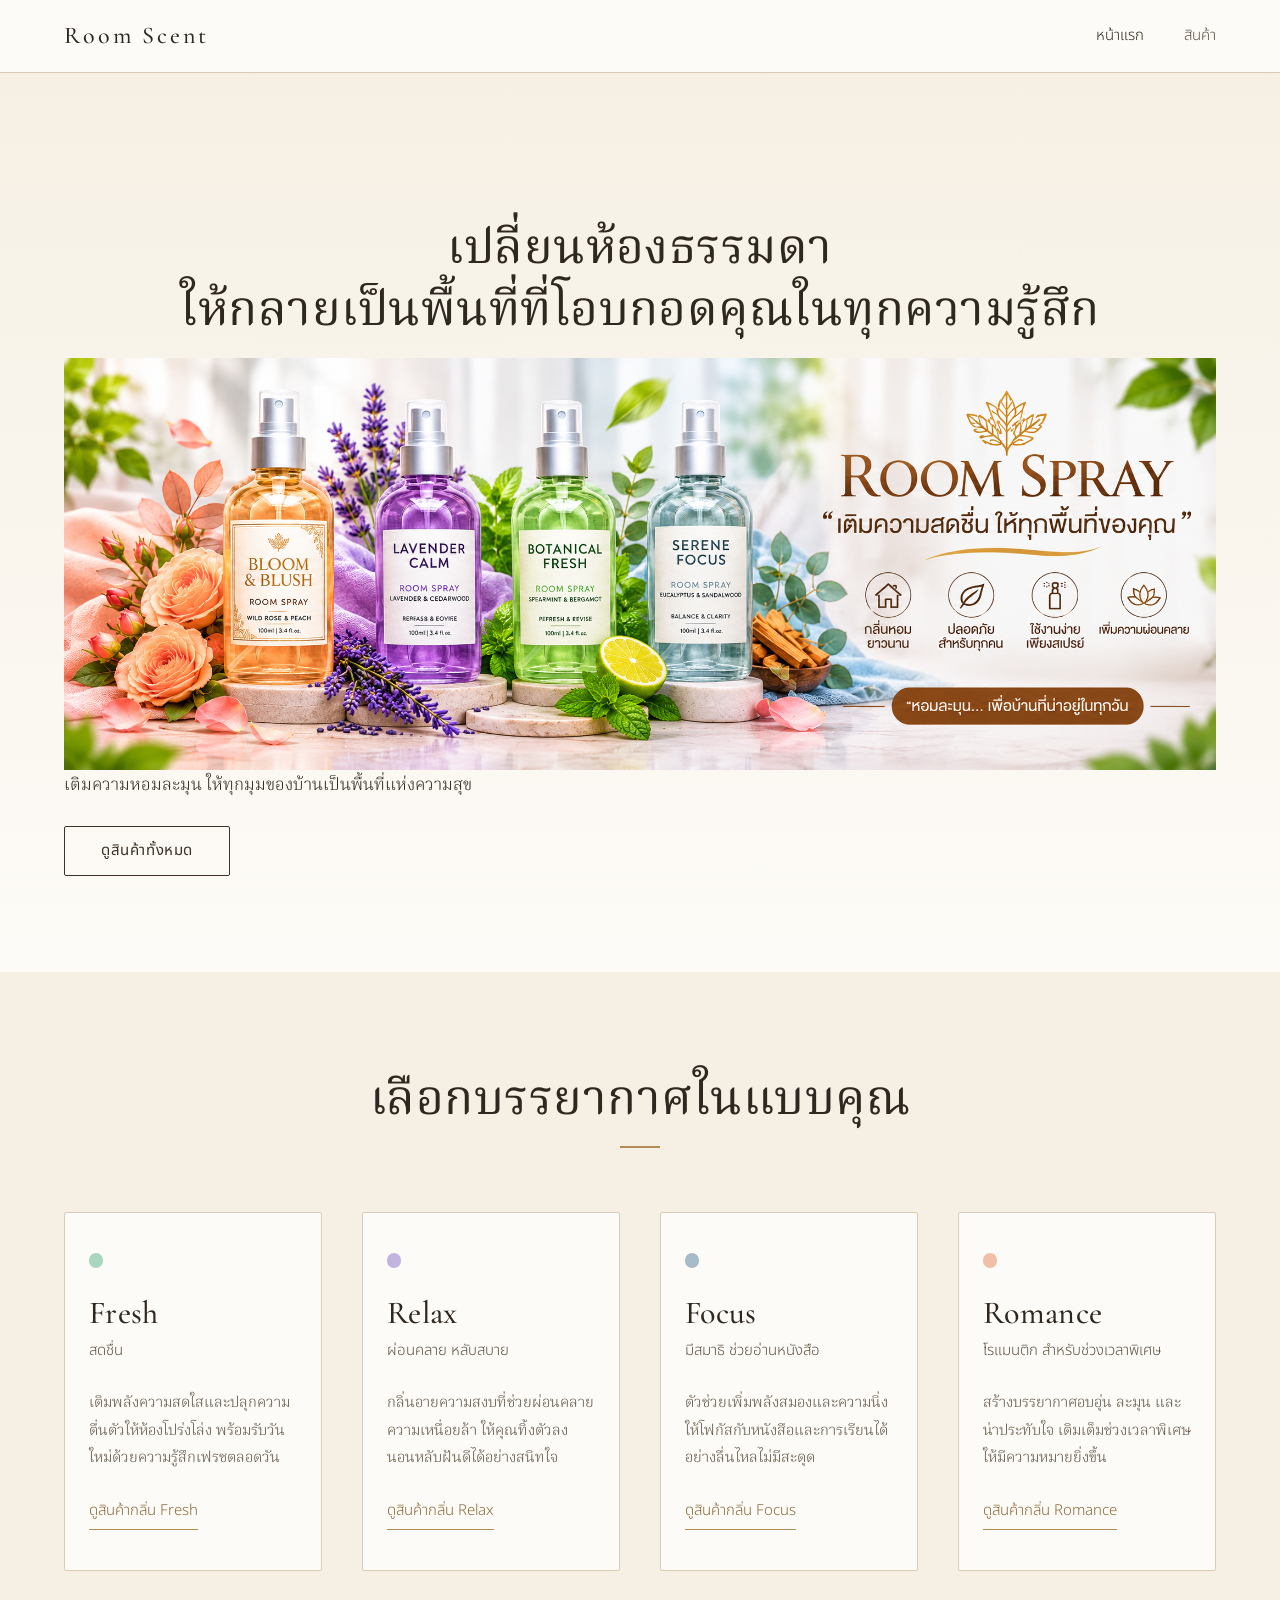
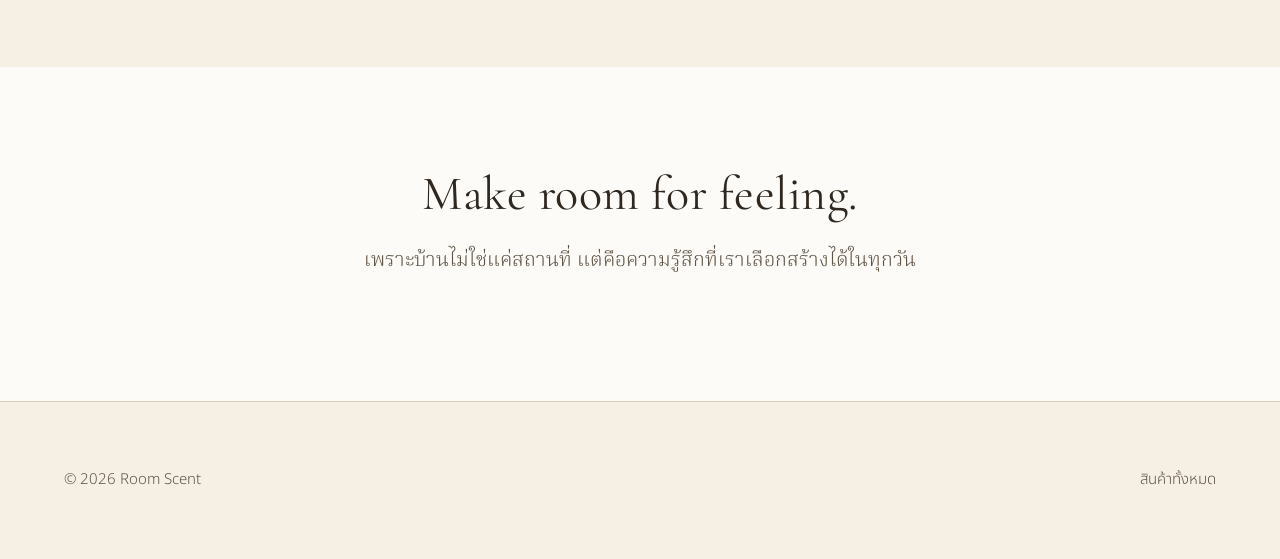
<file: index.html>
<!DOCTYPE html>
<html lang="th">
<head>
  <meta charset="UTF-8">
  <meta name="viewport" content="width=device-width, initial-scale=1">
  <title>Room Scent | น้ำหอมปรับบรรยากาศห้อง</title>
  <meta name="description" content="Room Scent สเปรย์และเทียนหอมปรับบรรยากาศห้อง เลือกกลิ่นตามความรู้สึก สดชื่น ผ่อนคลาย มีสมาธิ และโรแมนติก">
  <link rel="stylesheet" href="style.css">
</head>
<body>

  <header class="site-header">
    <div class="container site-header__inner">
      <a class="brand" href="index.html">Room Scent</a>
      <ul class="nav">
        <li><a href="index.html" aria-current="page">หน้าแรก</a></li>
        <li><a href="product.html">สินค้า</a></li>
      </ul>
    </div>
  </header>

  <main>
    <section class="hero hero--image">
      <div class="container">
        <center><h2>เปลี่ยนห้องธรรมดา <br> ให้กลายเป็นพื้นที่ที่โอบกอดคุณในทุกความรู้สึก</h2></center>
        <img
          class="hero-photo"
          src="images/room_spray.jpg"
          alt="Room Spray สเปรย์ปรับอากาศ 4 กลิ่น ได้แก่ Bloom and Blush, Lavender Calm, Botanical Fresh และ Serene Focus"
          fetchpriority="high"
        >
        <p class="hero__caption">เติมความหอมละมุน ให้ทุกมุมของบ้านเป็นพื้นที่แห่งความสุข</p>
        <a class="btn" href="product.html">ดูสินค้าทั้งหมด</a>
      </div>
    </section>

    <section class="section section--cream" id="moods">
      <div class="container">
        <div class="section-header section-header--center">
          <h2>เลือกบรรยากาศในแบบคุณ</h2>
          <span class="mood-line"></span>
        </div>

        <div class="grid grid--4">
          <a class="mood-card mood-fresh" href="product.html?mood=fresh">
            <span class="mood-dot"></span>
            <h3>Fresh</h3>
            <p class="mood-card__sub">สดชื่น</p>
            <p class="mood-card__desc">เติมพลังความสดใสและปลุกความตื่นตัวให้ห้องโปร่งโล่ง พร้อมรับวันใหม่ด้วยความรู้สึกเฟรชตลอดวัน</p>
            <span class="mood-card__cta">ดูสินค้ากลิ่น Fresh</span>
          </a>

          <a class="mood-card mood-relax" href="product.html?mood=relax">
            <span class="mood-dot"></span>
            <h3>Relax</h3>
            <p class="mood-card__sub">ผ่อนคลาย หลับสบาย</p>
            <p class="mood-card__desc">กลิ่นอายความสงบที่ช่วยผ่อนคลายความเหนื่อยล้า ให้คุณทิ้งตัวลงนอนหลับฝันดีได้อย่างสนิทใจ</p>
            <span class="mood-card__cta">ดูสินค้ากลิ่น Relax</span>
          </a>

          <a class="mood-card mood-focus" href="product.html?mood=focus">
            <span class="mood-dot"></span>
            <h3>Focus</h3>
            <p class="mood-card__sub">มีสมาธิ ช่วยอ่านหนังสือ</p>
            <p class="mood-card__desc">ตัวช่วยเพิ่มพลังสมองและความนิ่ง ให้โฟกัสกับหนังสือและการเรียนได้อย่างลื่นไหลไม่มีสะดุด</p>
            <span class="mood-card__cta">ดูสินค้ากลิ่น Focus</span>
          </a>

          <a class="mood-card mood-romance" href="product.html?mood=romance">
            <span class="mood-dot"></span>
            <h3>Romance</h3>
            <p class="mood-card__sub">โรแมนติก สำหรับช่วงเวลาพิเศษ</p>
            <p class="mood-card__desc">สร้างบรรยากาศอบอุ่น ละมุน และน่าประทับใจ เติมเต็มช่วงเวลาพิเศษให้มีความหมายยิ่งขึ้น</p>
            <span class="mood-card__cta">ดูสินค้ากลิ่น Romance</span>
          </a>
        </div>
      </div>
    </section>

    <section class="section">
      <div class="container container--narrow" style="text-align:center">
        <h2>Make room for feeling.</h2>
        <p class="lead" style="margin-inline:auto">เพราะบ้านไม่ใช่แค่สถานที่ แต่คือความรู้สึกที่เราเลือกสร้างได้ในทุกวัน</p>
      </div>
    </section>
  </main>

  <footer class="site-footer">
    <div class="container site-footer__inner">
      <span>&copy; 2026 Room Scent</span>
      <nav aria-label="ลิงก์ท้ายหน้า">
        <a href="product.html">สินค้าทั้งหมด</a>
      </nav>
    </div>
  </footer>

  <script src="script.js"></script>
</body>
</html>
</file>
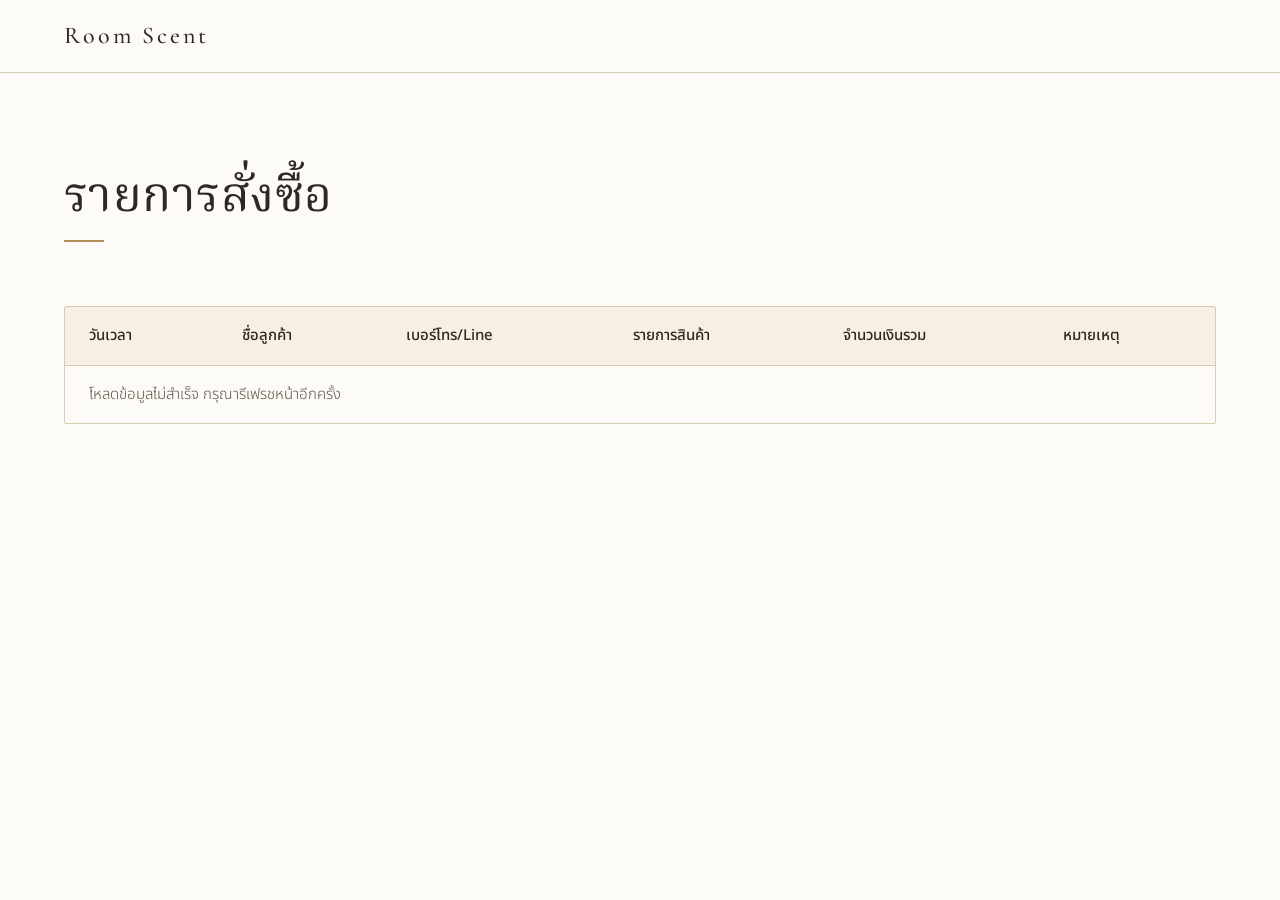
<file: admin.html>
<!DOCTYPE html>
<html lang="th">
<head>
  <meta charset="UTF-8">
  <meta name="viewport" content="width=device-width, initial-scale=1">
  <meta name="robots" content="noindex, nofollow">
  <title>รายการสั่งซื้อ | Room Scent</title>
  <link rel="stylesheet" href="style.css">
</head>
<body>

  <header class="site-header">
    <div class="container site-header__inner">
      <a class="brand" href="index.html">Room Scent</a>
    </div>
  </header>

  <main>
    <section class="section">
      <div class="container">
        <div class="section-header">
          <h1 class="page-title">รายการสั่งซื้อ</h1>
          <span class="mood-line"></span>
        </div>

        <div class="table-wrap">
          <table id="ordersTable" class="data-table">
            <thead>
              <tr>
                <th scope="col">วันเวลา</th>
                <th scope="col">ชื่อลูกค้า</th>
                <th scope="col">เบอร์โทร/Line</th>
                <th scope="col">รายการสินค้า</th>
                <th scope="col">จำนวนเงินรวม</th>
                <th scope="col">หมายเหตุ</th>
              </tr>
            </thead>
            <tbody></tbody>
          </table>
        </div>
      </div>
    </section>
  </main>

  <script src="script.js"></script>
</body>
</html>
</file>
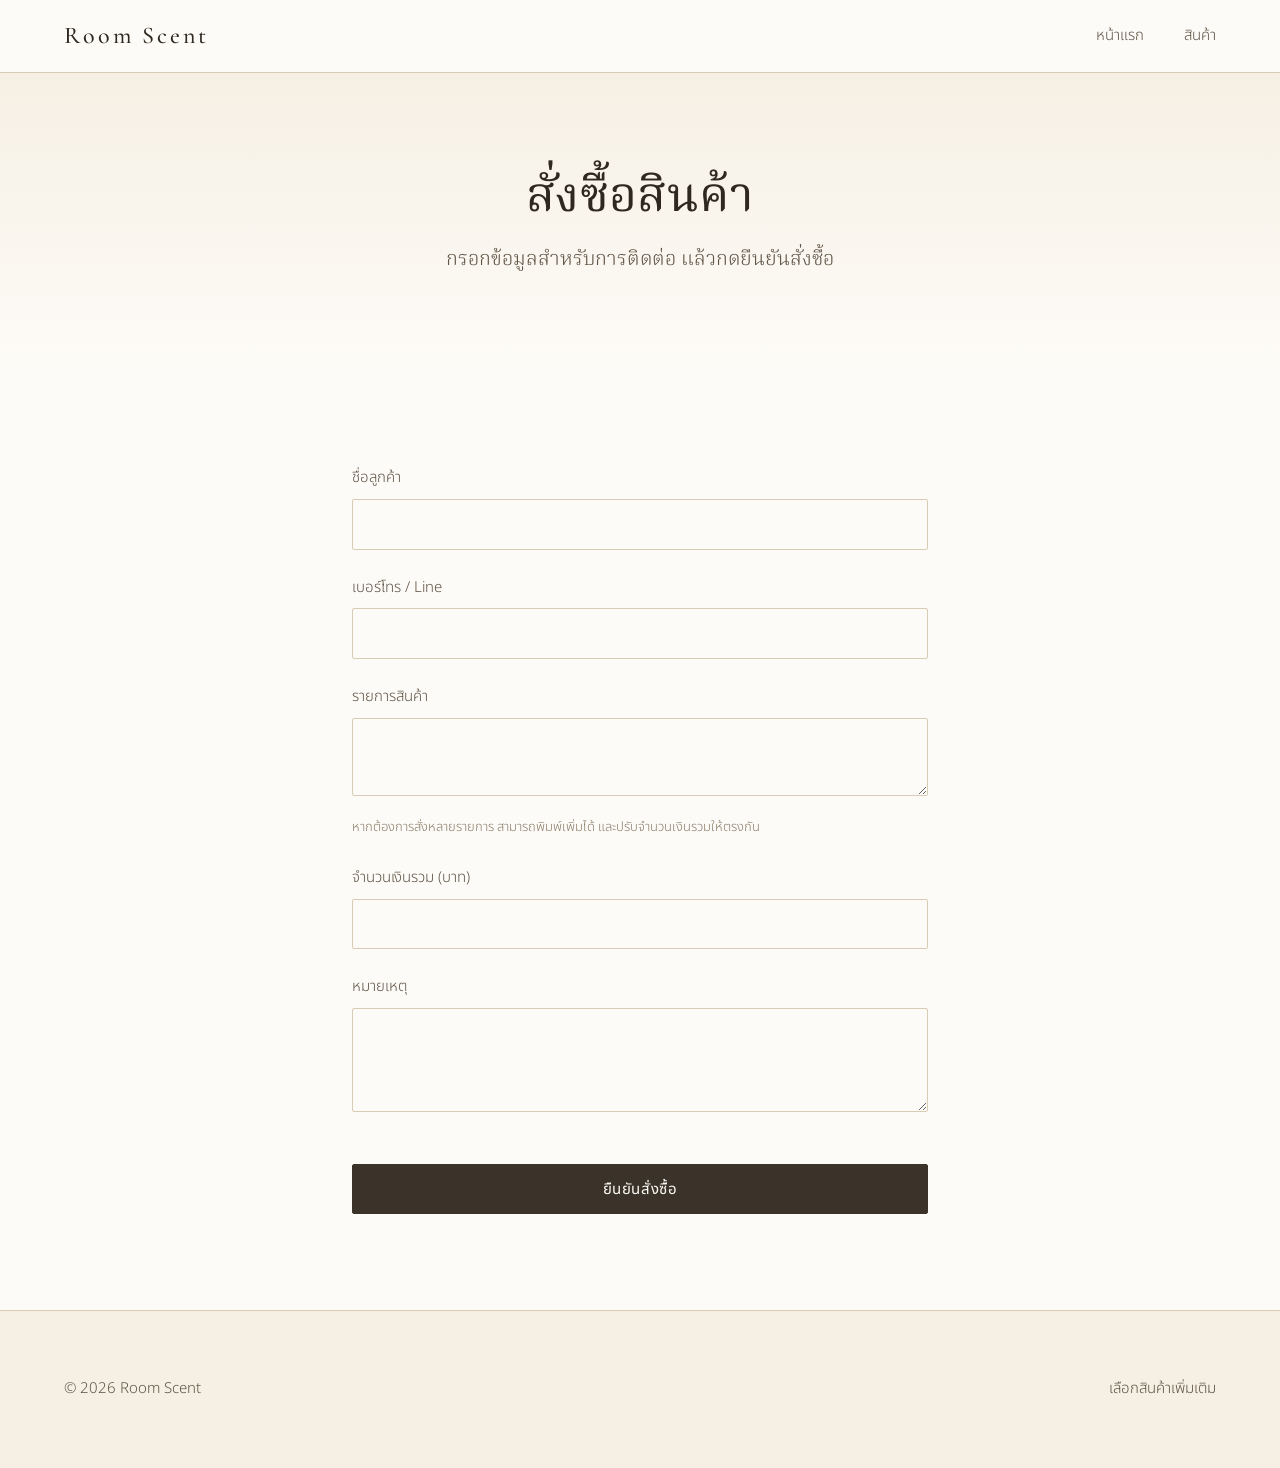
<file: order.html>
<!DOCTYPE html>
<html lang="th">
<head>
  <meta charset="UTF-8">
  <meta name="viewport" content="width=device-width, initial-scale=1">
  <title>สั่งซื้อสินค้า | Room Scent</title>
  <link rel="stylesheet" href="style.css">
</head>
<body>

  <header class="site-header">
    <div class="container site-header__inner">
      <a class="brand" href="index.html">Room Scent</a>
      <ul class="nav">
        <li><a href="index.html">หน้าแรก</a></li>
        <li><a href="product.html">สินค้า</a></li>
      </ul>
    </div>
  </header>

  <main>
    <section class="page-head">
      <div class="container">
        <h1 class="page-title">สั่งซื้อสินค้า</h1>
        <p class="lead">กรอกข้อมูลสำหรับการติดต่อ แล้วกดยืนยันสั่งซื้อ</p>
      </div>
    </section>

    <section class="section">
      <div class="container">
        <form id="orderForm" class="form">

          <div class="form-field">
            <label for="customerName">ชื่อลูกค้า</label>
            <input type="text" id="customerName" name="customerName" autocomplete="name" required>
          </div>

          <div class="form-field">
            <label for="contact">เบอร์โทร / Line</label>
            <input type="text" id="contact" name="contact" autocomplete="tel" required>
          </div>

          <div class="form-field">
            <label for="items">รายการสินค้า</label>
            <textarea id="items" name="items" rows="2" required></textarea>
            <p class="form-hint">หากต้องการสั่งหลายรายการ สามารถพิมพ์เพิ่มได้ และปรับจำนวนเงินรวมให้ตรงกัน</p>
          </div>

          <div class="form-field">
            <label for="total">จำนวนเงินรวม (บาท)</label>
            <input type="number" id="total" name="total" min="0" step="any" inputmode="decimal" required>
          </div>

          <div class="form-field">
            <label for="note">หมายเหตุ</label>
            <textarea id="note" name="note" rows="3"></textarea>
          </div>

          <div class="form-actions">
            <button type="submit" class="btn btn--solid btn--block">ยืนยันสั่งซื้อ</button>
          </div>

        </form>
      </div>
    </section>
  </main>

  <footer class="site-footer">
    <div class="container site-footer__inner">
      <span>&copy; 2026 Room Scent</span>
      <nav aria-label="ลิงก์ท้ายหน้า">
        <a href="product.html">เลือกสินค้าเพิ่มเติม</a>
      </nav>
    </div>
  </footer>

  <script src="script.js"></script>
</body>
</html>
</file>
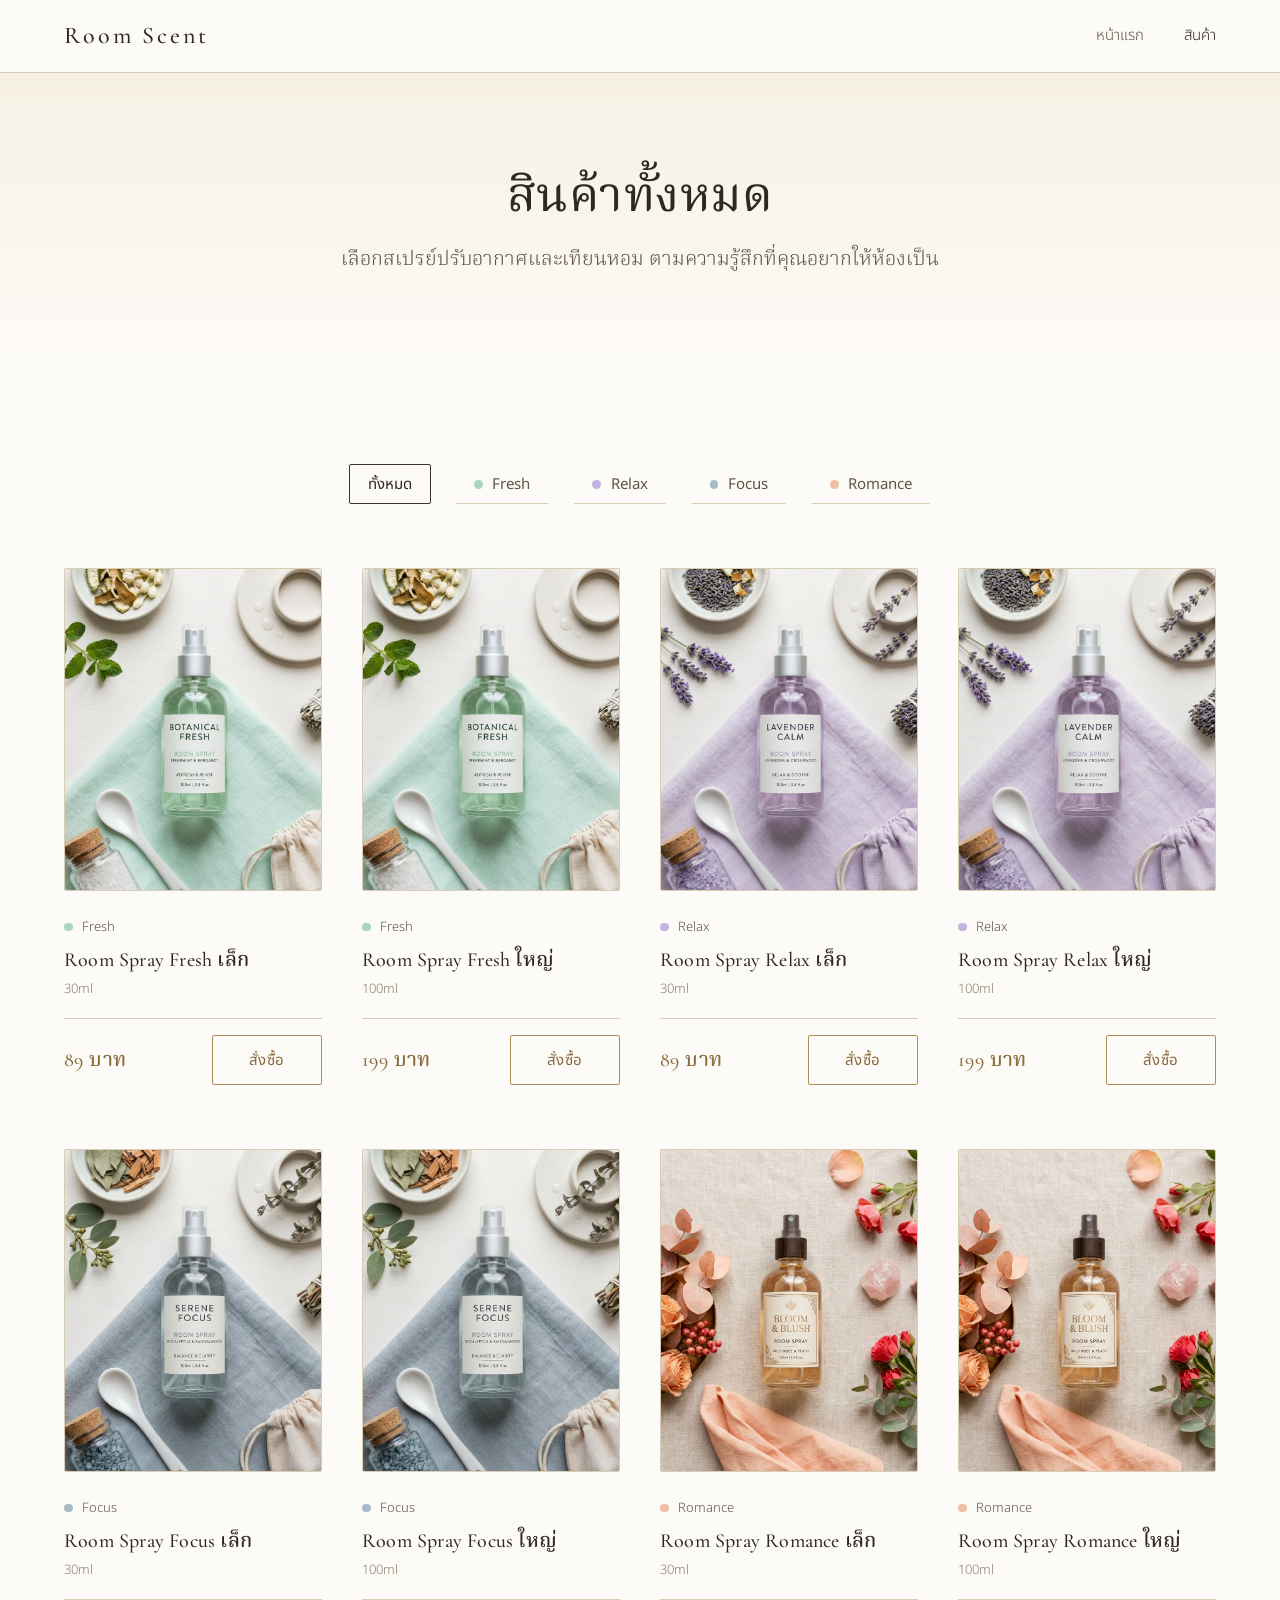
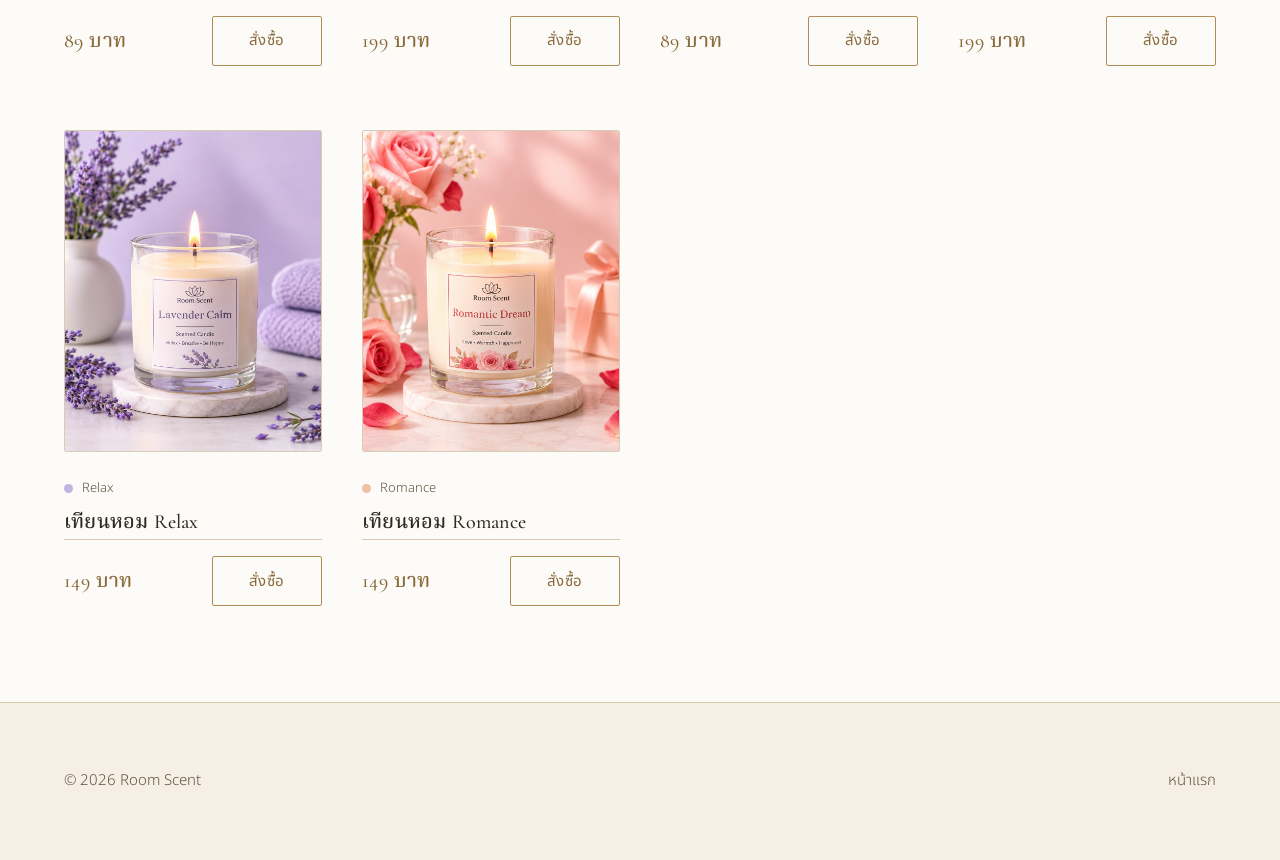
<file: product.html>
<!DOCTYPE html>
<html lang="th">
<head>
  <meta charset="UTF-8">
  <meta name="viewport" content="width=device-width, initial-scale=1">
  <title>สินค้าทั้งหมด | Room Scent</title>
  <meta name="description" content="สเปรย์ปรับอากาศและเทียนหอม Room Scent เลือกกรองตามความรู้สึก Fresh, Relax, Focus และ Romance">
  <link rel="stylesheet" href="style.css">
</head>
<body>

  <header class="site-header">
    <div class="container site-header__inner">
      <a class="brand" href="index.html">Room Scent</a>
      <ul class="nav">
        <li><a href="index.html">หน้าแรก</a></li>
        <li><a href="product.html" aria-current="page">สินค้า</a></li>
      </ul>
    </div>
  </header>

  <main>
    <section class="page-head">
      <div class="container">
        <h1 class="page-title">สินค้าทั้งหมด</h1>
        <p class="lead">เลือกสเปรย์ปรับอากาศและเทียนหอม ตามความรู้สึกที่คุณอยากให้ห้องเป็น</p>
      </div>
    </section>

    <section class="section">
      <div class="container">
        <div id="filter-bar" class="filter-bar"></div>
        <div id="product-list" class="product-grid"></div>
      </div>
    </section>
  </main>

  <footer class="site-footer">
    <div class="container site-footer__inner">
      <span>&copy; 2026 Room Scent</span>
      <nav aria-label="ลิงก์ท้ายหน้า">
        <a href="index.html">หน้าแรก</a>
      </nav>
    </div>
  </footer>

  <script src="script.js"></script>
</body>
</html>
</file>
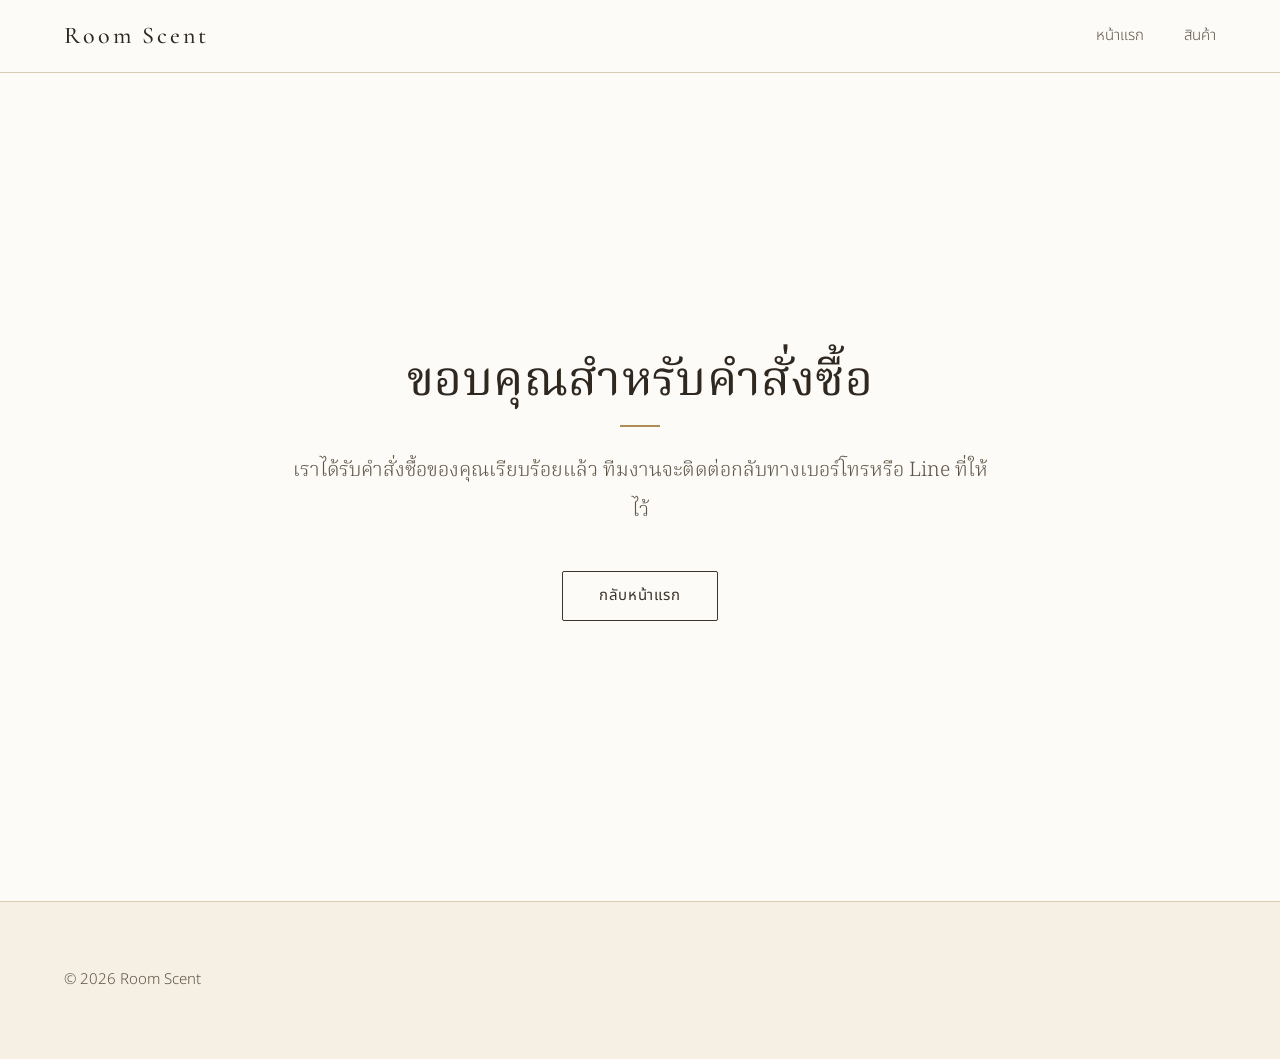
<file: thankyou.html>
<!DOCTYPE html>
<html lang="th">
<head>
  <meta charset="UTF-8">
  <meta name="viewport" content="width=device-width, initial-scale=1">
  <title>ขอบคุณที่สั่งซื้อ | Room Scent</title>
  <link rel="stylesheet" href="style.css">
</head>
<body>

  <header class="site-header">
    <div class="container site-header__inner">
      <a class="brand" href="index.html">Room Scent</a>
      <ul class="nav">
        <li><a href="index.html">หน้าแรก</a></li>
        <li><a href="product.html">สินค้า</a></li>
      </ul>
    </div>
  </header>

  <main>
    <section class="center-screen">
      <div class="container container--narrow">
        <h1 class="page-title">ขอบคุณสำหรับคำสั่งซื้อ</h1>
        <span class="mood-line" style="margin-inline:auto; margin-bottom: var(--space-3);"></span>
        <p class="lead">เราได้รับคำสั่งซื้อของคุณเรียบร้อยแล้ว ทีมงานจะติดต่อกลับทางเบอร์โทรหรือ Line ที่ให้ไว้</p>
        <a class="btn" href="index.html">กลับหน้าแรก</a>
      </div>
    </section>
  </main>

  <footer class="site-footer">
    <div class="container site-footer__inner">
      <span>&copy; 2026 Room Scent</span>
    </div>
  </footer>

</body>
</html>
</file>
<file: style.css>
/* ==========================================================================
   Room Scent — Global Theme
   โทนพรีเมียม เรียบหรู มินิมอล | ขาว-ครีม-เบจเข้ม + ทอง/บรอนซ์อ่อน
   ========================================================================== */

@import url("https://fonts.googleapis.com/css2?family=Cormorant+Garamond:ital,wght@0,400;0,500;0,600;1,400&family=Noto+Serif+Thai:wght@300;400;500;600&family=Noto+Sans+Thai:wght@300;400;500&display=swap");

/* --------------------------------------------------------------------------
   1. Design tokens
   -------------------------------------------------------------------------- */
:root {
  /* พื้นหลัง: ขาว → ครีม → เบจ */
  --color-white: #fdfbf7;
  --color-cream: #f6f0e4;
  --color-sand: #ebe0cc;
  --color-beige: #cdbb9a;

  /* ตัวอักษร: เบจเข้ม / น้ำตาลเข้มนุ่ม (ไม่ใช้ดำสนิท) */
  --color-ink: #2f2820;
  --color-ink-soft: #5f5446;
  --color-ink-faint: #8a7d6b;

  /* สีเน้น: ทอง/บรอนซ์อ่อน */
  --color-accent: #b08d57;
  --color-accent-deep: #8a6a3c; /* ใช้กับตัวอักษร เพื่อให้อ่านชัดบนพื้นครีม */

  /* เส้นขอบบางๆ */
  --color-line: #d9ccb4;
  --color-line-strong: #3b3329;

  /* สีของแต่ละ mood — ใช้เป็นจุดเล็กๆ/เส้นใต้หัวข้อเท่านั้น */
  --mood-fresh: #a9d6bd;
  --mood-relax: #c2b3e0;
  --mood-focus: #a8bbc9;
  --mood-romance: #f0bfa8;

  /* Typography */
  --font-display: "Cormorant Garamond", "Noto Serif Thai", Georgia, serif;
  --font-body: "Noto Serif Thai", "Cormorant Garamond", Georgia, serif;
  --font-ui: "Noto Sans Thai", system-ui, -apple-system, "Segoe UI", sans-serif;

  --text-xs: 0.8125rem;
  --text-sm: 0.9375rem;
  --text-base: 1.0625rem;
  --text-lg: 1.25rem;
  --text-xl: clamp(1.5rem, 1.2rem + 1.2vw, 2rem);
  --text-2xl: clamp(2rem, 1.5rem + 2.2vw, 3rem);
  --text-hero: clamp(2.75rem, 1.8rem + 4.5vw, 5.25rem);

  /* Spacing (โปร่ง เว้นระยะเยอะ) */
  --space-1: 0.5rem;
  --space-2: 1rem;
  --space-3: 1.5rem;
  --space-4: 2.5rem;
  --space-5: 4rem;
  --space-6: 6rem;
  --space-7: 9rem;

  --container: 72rem;
  --container-narrow: 44rem;
  --gutter: clamp(1.25rem, 4vw, 3rem);

  --radius: 2px;
  --transition: 240ms ease;
}

/* --------------------------------------------------------------------------
   2. Reset & base
   -------------------------------------------------------------------------- */
*,
*::before,
*::after {
  box-sizing: border-box;
}

html {
  scroll-behavior: smooth;
  -webkit-text-size-adjust: 100%;
}

body {
  margin: 0;
  background: var(--color-white);
  color: var(--color-ink);
  font-family: var(--font-body);
  font-size: var(--text-base);
  line-height: 1.9; /* ภาษาไทยต้องการ line-height สูงเพื่อให้สระ/วรรณยุกต์ไม่ชน */
  font-weight: 300;
  -webkit-font-smoothing: antialiased;
}

img,
picture,
svg {
  display: block;
  max-width: 100%;
}

img {
  height: auto;
  background: var(--color-cream); /* กันกระพริบระหว่างรอรูปโหลด */
}

a {
  color: inherit;
  text-decoration-color: var(--color-accent);
  text-underline-offset: 0.3em;
  text-decoration-thickness: 1px;
  transition: color var(--transition);
}

a:hover {
  color: var(--color-accent-deep);
}

:focus-visible {
  outline: 1px solid var(--color-accent-deep);
  outline-offset: 4px;
}

::selection {
  background: var(--color-sand);
  color: var(--color-ink);
}

/* --------------------------------------------------------------------------
   3. Typography
   -------------------------------------------------------------------------- */
h1,
h2,
h3,
h4 {
  margin: 0 0 var(--space-2);
  font-family: var(--font-display);
  font-weight: 500;
  line-height: 1.3;
  letter-spacing: 0.01em;
  color: var(--color-ink);
}

h1 {
  font-size: var(--text-hero);
  font-weight: 400;
  line-height: 1.15;
}

h2 {
  font-size: var(--text-2xl);
  font-weight: 400;
}

h3 {
  font-size: var(--text-xl);
}

h4 {
  font-size: var(--text-lg);
}

p {
  margin: 0 0 var(--space-3);
  max-width: 38em;
}

.lead {
  font-size: var(--text-lg);
  color: var(--color-ink-soft);
  line-height: 2;
}

.text-muted {
  color: var(--color-ink-soft);
}

.text-small {
  font-size: var(--text-sm);
  font-family: var(--font-ui);
}

.price {
  font-family: var(--font-display);
  font-size: var(--text-lg);
  font-weight: 500;
  color: var(--color-accent-deep);
  letter-spacing: 0.02em;
}

/* --------------------------------------------------------------------------
   4. Layout
   -------------------------------------------------------------------------- */
.container {
  width: 100%;
  max-width: calc(var(--container) + var(--gutter) * 2);
  margin-inline: auto;
  padding-inline: var(--gutter);
}

.container--narrow {
  max-width: calc(var(--container-narrow) + var(--gutter) * 2);
}

.section {
  padding-block: var(--space-6);
}

.section--cream {
  background: var(--color-cream);
}

.section--sand {
  background: var(--color-sand);
}

.section-header {
  margin-bottom: var(--space-5);
}

.section-header--center {
  text-align: center;
}

.section-header--center p {
  margin-inline: auto;
}

.stack > * + * {
  margin-top: var(--space-3);
}

.grid {
  display: grid;
  gap: var(--space-4);
}

.grid--2 {
  grid-template-columns: repeat(2, 1fr);
}

.grid--3 {
  grid-template-columns: repeat(3, 1fr);
}

.grid--4 {
  grid-template-columns: repeat(4, 1fr);
}

.divider {
  height: 1px;
  border: 0;
  background: var(--color-line);
  margin-block: var(--space-5);
}

/* --------------------------------------------------------------------------
   5. Header / navigation
   -------------------------------------------------------------------------- */
.site-header {
  position: sticky;
  top: 0;
  z-index: 50;
  background: rgba(253, 251, 247, 0.92);
  backdrop-filter: blur(8px);
  border-bottom: 1px solid var(--color-line);
}

.site-header__inner {
  display: flex;
  align-items: center;
  justify-content: space-between;
  gap: var(--space-3);
  min-height: 4.5rem;
}

.brand {
  font-family: var(--font-display);
  font-size: 1.5rem;
  font-weight: 500;
  letter-spacing: 0.12em;
  text-decoration: none;
  color: var(--color-ink);
}

.nav {
  display: flex;
  align-items: center;
  gap: var(--space-4);
  list-style: none;
  margin: 0;
  padding: 0;
}

.nav a {
  font-family: var(--font-ui);
  font-size: var(--text-sm);
  text-decoration: none;
  color: var(--color-ink-soft);
}

.nav a:hover,
.nav a[aria-current="page"] {
  color: var(--color-ink);
}

/* --------------------------------------------------------------------------
   6. Buttons — เส้นบาง สีเข้มนุ่มตา
   -------------------------------------------------------------------------- */
.btn {
  display: inline-block;
  padding: 0.9em 2.4em;
  font-family: var(--font-ui);
  font-size: var(--text-sm);
  font-weight: 400;
  letter-spacing: 0.04em;
  line-height: 1.4;
  text-align: center;
  text-decoration: none;
  color: var(--color-line-strong);
  background: transparent;
  border: 1px solid var(--color-line-strong);
  border-radius: var(--radius);
  cursor: pointer;
  transition: background var(--transition), color var(--transition),
    border-color var(--transition);
}

.btn:hover {
  background: var(--color-line-strong);
  color: var(--color-white);
}

.btn--solid {
  background: var(--color-line-strong);
  color: var(--color-white);
}

.btn--solid:hover {
  background: transparent;
  color: var(--color-line-strong);
}

.btn--gold {
  border-color: var(--color-accent);
  color: var(--color-accent-deep);
}

.btn--gold:hover {
  background: var(--color-accent);
  border-color: var(--color-accent);
  color: var(--color-white);
}

.btn--block {
  display: block;
  width: 100%;
}

/* --------------------------------------------------------------------------
   7. Mood — สีแตะเบาๆ เป็นจุด/เส้นเล็กๆ เท่านั้น
   ใส่ class .mood-fresh | .mood-relax | .mood-focus | .mood-romance
   ที่ element ใดก็ได้ แล้วลูกที่ใช้ --mood จะได้สีนั้น
   -------------------------------------------------------------------------- */
.mood-fresh {
  --mood: var(--mood-fresh);
}
.mood-relax {
  --mood: var(--mood-relax);
}
.mood-focus {
  --mood: var(--mood-focus);
}
.mood-romance {
  --mood: var(--mood-romance);
}

/* จุดเล็กๆ */
.mood-dot {
  display: inline-block;
  width: 0.55rem;
  height: 0.55rem;
  border-radius: 50%;
  background: var(--mood, var(--color-beige));
  vertical-align: middle;
  flex-shrink: 0;
}

/* เส้นสั้นๆ ใต้หัวข้อ */
.mood-line {
  display: block;
  width: 2.5rem;
  height: 2px;
  margin-top: var(--space-2);
  background: var(--mood, var(--color-accent));
}

.section-header--center .mood-line {
  margin-inline: auto;
}

/* ป้ายชื่อ mood: จุด + ข้อความ */
.mood-tag {
  display: inline-flex;
  align-items: center;
  gap: 0.6rem;
  font-family: var(--font-ui);
  font-size: var(--text-xs);
  color: var(--color-ink-soft);
}

/* --------------------------------------------------------------------------
   8. Filter bar (กรองตาม mood / type)
   -------------------------------------------------------------------------- */
.filter-bar {
  display: flex;
  flex-wrap: wrap;
  justify-content: center;
  gap: var(--space-1) var(--space-3);
  margin-bottom: var(--space-5);
}

.filter-btn {
  display: inline-flex;
  align-items: center;
  gap: 0.6rem;
  padding: 0.5em 1.2em;
  font-family: var(--font-ui);
  font-size: var(--text-sm);
  color: var(--color-ink-soft);
  background: transparent;
  border: 1px solid transparent;
  border-bottom-color: var(--color-line);
  border-radius: var(--radius);
  cursor: pointer;
  transition: color var(--transition), border-color var(--transition);
}

.filter-btn:hover {
  color: var(--color-ink);
}

.filter-btn[aria-pressed="true"],
.filter-btn.is-active {
  color: var(--color-ink);
  border-color: var(--color-line-strong);
}

/* --------------------------------------------------------------------------
   9. Product card — พื้นขาว/ครีม เส้นขอบบาง ไม่ทาสี mood เต็มการ์ด
   -------------------------------------------------------------------------- */
.product-grid {
  display: grid;
  grid-template-columns: repeat(auto-fill, minmax(15rem, 1fr));
  gap: var(--space-5) var(--space-4);
}

.product-card {
  display: flex;
  flex-direction: column;
  background: transparent;
}

.product-card__media {
  position: relative;
  aspect-ratio: 4 / 5;
  overflow: hidden;
  background: var(--color-cream);
  border: 1px solid var(--color-line);
  border-radius: var(--radius);
}

.product-card__media img {
  width: 100%;
  height: 100%;
  object-fit: cover;
  transition: transform 600ms ease;
}

.product-card:hover .product-card__media img {
  transform: scale(1.03);
}

.product-card__body {
  display: flex;
  flex-direction: column;
  flex: 1;
  padding-top: var(--space-3);
}

.product-card__mood {
  margin-bottom: var(--space-1);
}

.product-card__title {
  margin-bottom: 0.25rem;
  font-size: var(--text-lg);
}

.product-card__meta {
  margin-bottom: var(--space-2);
  font-family: var(--font-ui);
  font-size: var(--text-xs);
  color: var(--color-ink-faint);
}

.product-card__desc {
  margin-bottom: var(--space-3);
  font-size: var(--text-sm);
  color: var(--color-ink-soft);
  line-height: 1.85;
}

.product-card__footer {
  display: flex;
  align-items: center;
  justify-content: space-between;
  gap: var(--space-2);
  margin-top: auto;
  padding-top: var(--space-2);
  border-top: 1px solid var(--color-line);
}

/* --------------------------------------------------------------------------
   10. Hero
   -------------------------------------------------------------------------- */
.hero {
  padding-block: var(--space-7) var(--space-6);
  background: linear-gradient(
    to bottom,
    var(--color-cream),
    var(--color-white)
  );
}

.hero__inner {
  display: grid;
  grid-template-columns: 1.1fr 0.9fr;
  align-items: center;
  gap: var(--space-5);
}

.hero__title {
  margin-bottom: var(--space-3);
}

.hero__actions {
  display: flex;
  flex-wrap: wrap;
  gap: var(--space-2);
  margin-top: var(--space-4);
}

.hero__media {
  aspect-ratio: 4 / 5;
  overflow: hidden;
  border: 1px solid var(--color-line);
  border-radius: var(--radius);
}

.hero__media img {
  width: 100%;
  height: 100%;
  object-fit: cover;
}

/* --------------------------------------------------------------------------
   11. Forms (เผื่อใช้กับสั่งซื้อ / สมัครรับข่าวสาร)
   -------------------------------------------------------------------------- */
label {
  display: block;
  margin-bottom: 0.4rem;
  font-family: var(--font-ui);
  font-size: var(--text-sm);
  color: var(--color-ink-soft);
}

input,
select,
textarea {
  width: 100%;
  padding: 0.85em 1em;
  font-family: var(--font-ui);
  font-size: var(--text-sm);
  color: var(--color-ink);
  background: var(--color-white);
  border: 1px solid var(--color-line);
  border-radius: var(--radius);
  transition: border-color var(--transition);
}

input:focus,
select:focus,
textarea:focus {
  outline: none;
  border-color: var(--color-line-strong);
}

::placeholder {
  color: var(--color-ink-faint);
}

/* --------------------------------------------------------------------------
   12. Footer
   -------------------------------------------------------------------------- */
.site-footer {
  padding-block: var(--space-5);
  background: var(--color-cream);
  border-top: 1px solid var(--color-line);
  font-family: var(--font-ui);
  font-size: var(--text-sm);
  color: var(--color-ink-soft);
}

.site-footer__inner {
  display: flex;
  flex-wrap: wrap;
  align-items: center;
  justify-content: space-between;
  gap: var(--space-3);
}

.site-footer a {
  text-decoration: none;
}

/* --------------------------------------------------------------------------
   13. Responsive
   -------------------------------------------------------------------------- */
@media (max-width: 64rem) {
  .grid--4 {
    grid-template-columns: repeat(2, 1fr);
  }
  .grid--3 {
    grid-template-columns: repeat(2, 1fr);
  }
}

@media (max-width: 48rem) {
  :root {
    --space-5: 3rem;
    --space-6: 4.5rem;
    --space-7: 5.5rem;
  }

  body {
    font-size: 1rem;
  }

  .grid--2,
  .grid--3,
  .grid--4 {
    grid-template-columns: 1fr;
  }

  .hero__inner {
    grid-template-columns: 1fr;
  }

  .hero__media {
    order: -1;
    aspect-ratio: 4 / 3;
  }

  .site-header__inner {
    flex-wrap: wrap;
    justify-content: center;
    padding-block: var(--space-2);
  }

  .nav {
    gap: var(--space-3);
  }

  .product-grid {
    grid-template-columns: repeat(2, 1fr);
    gap: var(--space-4) var(--space-2);
  }

  .product-card__footer {
    flex-direction: column;
    align-items: stretch;
  }

  .site-footer__inner {
    flex-direction: column;
    text-align: center;
  }
}

@media (max-width: 30rem) {
  .product-grid {
    grid-template-columns: 1fr;
  }

  .btn {
    width: 100%;
  }
}

/* --------------------------------------------------------------------------
   14. Accessibility
   -------------------------------------------------------------------------- */
@media (prefers-reduced-motion: reduce) {
  html {
    scroll-behavior: auto;
  }
  *,
  *::before,
  *::after {
    transition-duration: 0.01ms !important;
    animation-duration: 0.01ms !important;
  }
}

/* --------------------------------------------------------------------------
   15. Page-specific: หน้าแรก (hero เต็มจอ + การ์ด mood) และหัวข้อหน้าสินค้า
   -------------------------------------------------------------------------- */
.hero--full {
  display: flex;
  align-items: center;
  justify-content: center;
  min-height: calc(100vh - 4.5rem);
  min-height: calc(100svh - 4.5rem);
  padding-block: var(--space-6);
  text-align: center;
}

.hero--full h1 {
  max-width: 19em;
  margin-inline: auto;
  margin-bottom: var(--space-5);
  font-size: clamp(2.25rem, 1.3rem + 3.8vw, 4.25rem);
  line-height: 1.4;
  text-wrap: balance;
}

.page-title {
  font-size: var(--text-2xl);
  font-weight: 400;
}

.page-head {
  padding-block: var(--space-6) var(--space-5);
  text-align: center;
  background: linear-gradient(to bottom, var(--color-cream), var(--color-white));
}

.page-head p {
  margin-inline: auto;
}

.mood-card {
  display: flex;
  flex-direction: column;
  padding: var(--space-4) var(--space-3);
  background: var(--color-white);
  border: 1px solid var(--color-line);
  border-radius: var(--radius);
  color: inherit;
  text-decoration: none;
  transition: border-color var(--transition);
}

.mood-card:hover {
  color: inherit;
  border-color: var(--color-line-strong);
}

.mood-card .mood-dot {
  width: 0.9rem;
  height: 0.9rem;
  margin-bottom: var(--space-3);
}

.mood-card h3 {
  margin-bottom: 0.25rem;
}

.mood-card__sub {
  margin: 0;
  font-family: var(--font-ui);
  font-size: var(--text-sm);
  color: var(--color-ink-soft);
}

.mood-card__desc {
  margin: var(--space-3) 0;
  font-size: var(--text-sm);
  color: var(--color-ink-soft);
  line-height: 1.85;
}

.mood-card__cta {
  align-self: flex-start;
  margin-top: auto;
  padding-bottom: 0.2rem;
  font-family: var(--font-ui);
  font-size: var(--text-sm);
  color: var(--color-accent-deep);
  border-bottom: 1px solid var(--color-accent);
}

/* --------------------------------------------------------------------------
   16. Page-specific: ฟอร์มสั่งซื้อ, ขอบคุณ, ตาราง admin
   -------------------------------------------------------------------------- */
.form {
  max-width: 36rem;
  margin-inline: auto;
}

.form-field {
  margin-bottom: var(--space-3);
}

.form-hint {
  margin: 0.4rem 0 0;
  font-family: var(--font-ui);
  font-size: var(--text-xs);
  color: var(--color-ink-faint);
}

.form-actions {
  margin-top: var(--space-4);
}

textarea {
  resize: vertical;
  line-height: 1.7;
}

button:disabled {
  opacity: 0.5;
  cursor: not-allowed;
}

.center-screen {
  display: flex;
  align-items: center;
  justify-content: center;
  min-height: calc(100vh - 4.5rem);
  min-height: calc(100svh - 4.5rem);
  padding-block: var(--space-6);
  text-align: center;
}

.center-screen p {
  margin-inline: auto;
  margin-bottom: var(--space-4);
}

.table-wrap {
  overflow-x: auto;
  border: 1px solid var(--color-line);
  border-radius: var(--radius);
}

.data-table {
  width: 100%;
  border-collapse: collapse;
  font-family: var(--font-ui);
  font-size: var(--text-sm);
  line-height: 1.7;
}

.data-table th,
.data-table td {
  padding: var(--space-2) var(--space-3);
  text-align: left;
  vertical-align: top;
  border-bottom: 1px solid var(--color-line);
}

.data-table th {
  font-weight: 500;
  white-space: nowrap;
  background: var(--color-cream);
  color: var(--color-ink);
}

.data-table td {
  color: var(--color-ink-soft);
}

.data-table tbody tr:last-child td {
  border-bottom: 0;
}

.data-table td:nth-child(1) {
  white-space: nowrap;
}
</file>
